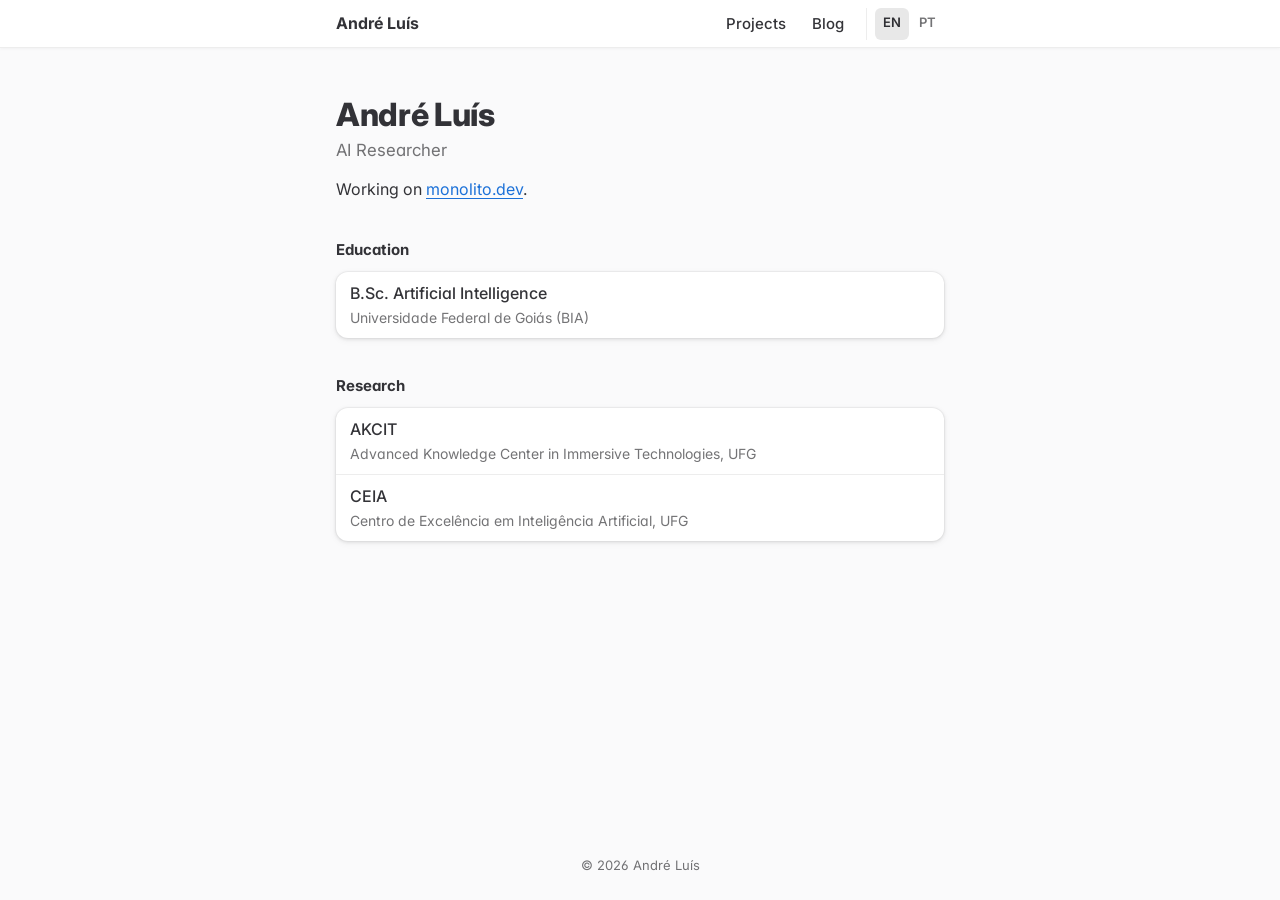
<file: index.html>
<!doctype html>
<html lang="en">
<head>
  <meta charset="utf-8">
  <meta name="viewport" content="width=device-width, initial-scale=1">
  <title>André Luís</title>
  <meta name="description" content="André Luís, AI researcher. Working on monolito.dev.">
  <meta name="author" content="André Luís">
  <meta name="generator" content="Bureau (Monolito)">
  <meta name="theme-color" content="#ffffff" media="(prefers-color-scheme: light)">
  <meta name="theme-color" content="#2e2e32" media="(prefers-color-scheme: dark)">
  <link rel="canonical" href="https://andreluis.link/">
  <link rel="preconnect" href="https://fonts.googleapis.com">
  <link rel="preconnect" href="https://fonts.gstatic.com" crossorigin>
  <link rel="stylesheet" href="https://fonts.googleapis.com/css2?family=Inter:wght@400..800&display=swap">
  <link rel="alternate" hreflang="en" href="https://andreluis.link/"><link rel="alternate" hreflang="pt-BR" href="https://andreluis.link/pt/">
  <link rel="stylesheet" href="./style.css">
</head>
<body class="pages">
  <header class="headerbar">
    <div class="clamp">
      <a class="title" href="./">André Luís</a>
      <nav><a href="projects/">Projects</a><a href="https://cachopa.blog">Blog</a><span class="languages"><a href="" hreflang="en" aria-current="true">EN</a><a href="pt/" hreflang="pt-BR">PT</a></span></nav>
    </div>
  </header>
  <main class="clamp">
    <h1>André Luís <small>AI Researcher</small></h1>
<p>Working on <a href="https://monolito.dev">monolito.dev</a>.</p>
<h2 id="education">Education</h2>
<ul class="boxed-list">
<li><span class="row-text"><span class="row-title">B.Sc. Artificial Intelligence</span><span class="row-subtitle">Universidade Federal de Goiás (BIA)</span></span></li>
</ul>
<h2 id="research">Research</h2>
<ul class="boxed-list">
<li><span class="row-text"><span class="row-title">AKCIT</span><span class="row-subtitle">Advanced Knowledge Center in Immersive Technologies, UFG</span></span></li>
<li><span class="row-text"><span class="row-title">CEIA</span><span class="row-subtitle">Centro de Excelência em Inteligência Artificial, UFG</span></span></li>
</ul>
  </main>
  <footer class="clamp foot">© 2026 André Luís</footer>
</body>
</html>
</file>
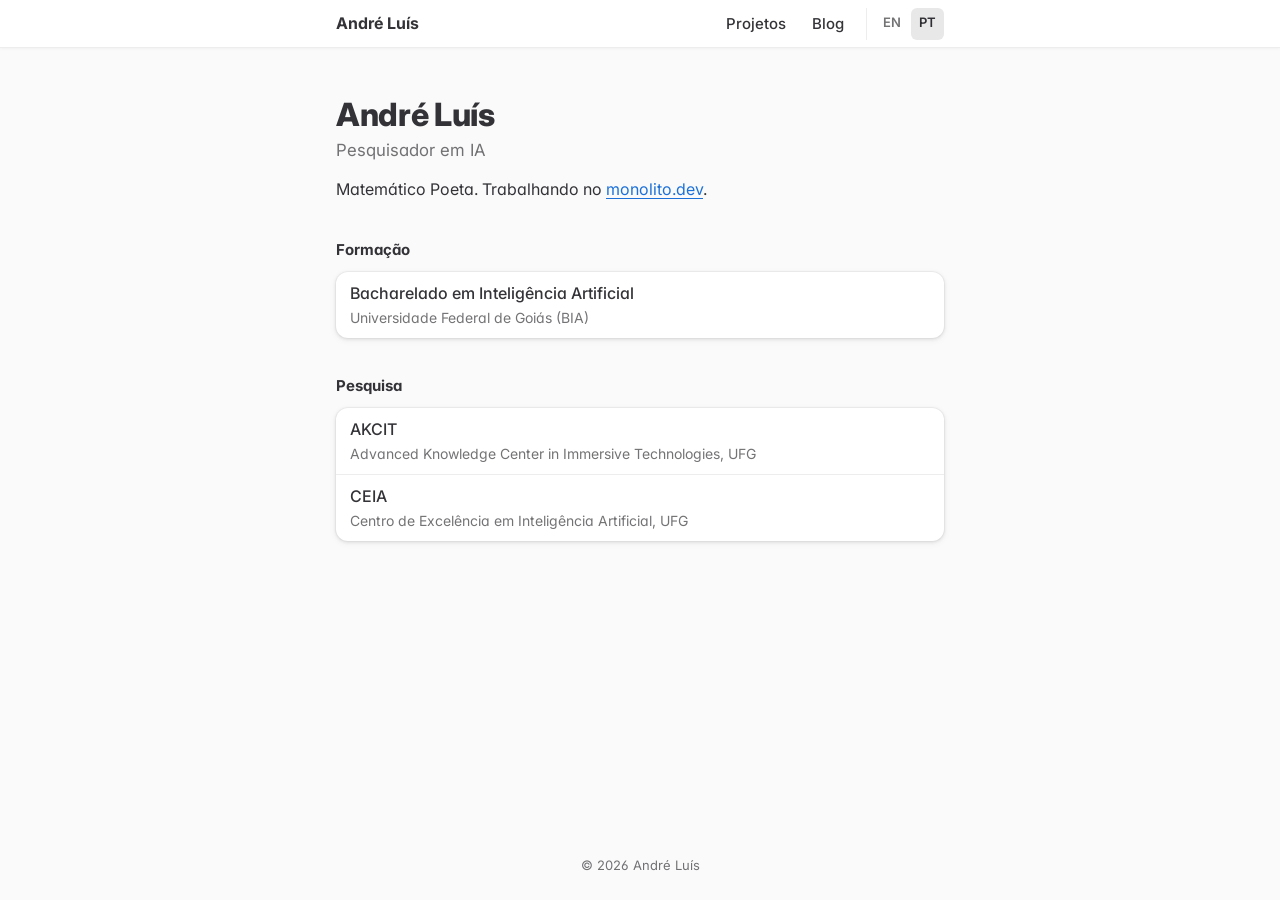
<file: pt/index.html>
<!doctype html>
<html lang="pt-BR">
<head>
  <meta charset="utf-8">
  <meta name="viewport" content="width=device-width, initial-scale=1">
  <title>André Luís</title>
  <meta name="description" content="André Luís, Matemático Poeta. Trabalhando no monolito.dev.">
  <meta name="author" content="André Luís">
  <meta name="generator" content="Bureau (Monolito)">
  <meta name="theme-color" content="#ffffff" media="(prefers-color-scheme: light)">
  <meta name="theme-color" content="#2e2e32" media="(prefers-color-scheme: dark)">
  <link rel="canonical" href="https://andreluis.link/pt/">
  <link rel="preconnect" href="https://fonts.googleapis.com">
  <link rel="preconnect" href="https://fonts.gstatic.com" crossorigin>
  <link rel="stylesheet" href="https://fonts.googleapis.com/css2?family=Inter:wght@400..800&display=swap">
  <link rel="alternate" hreflang="en" href="https://andreluis.link/"><link rel="alternate" hreflang="pt-BR" href="https://andreluis.link/pt/">
  <link rel="stylesheet" href="../style.css">
</head>
<body class="pages">
  <header class="headerbar">
    <div class="clamp">
      <a class="title" href="../pt/">André Luís</a>
      <nav><a href="../pt/projects/">Projetos</a><a href="https://cachopa.blog">Blog</a><span class="languages"><a href="../" hreflang="en">EN</a><a href="../pt/" hreflang="pt-BR" aria-current="true">PT</a></span></nav>
    </div>
  </header>
  <main class="clamp">
    <h1>André Luís <small>Pesquisador em IA</small></h1>
<p>Matemático Poeta. Trabalhando no <a href="https://monolito.dev">monolito.dev</a>.</p>
<h2 id="formação">Formação</h2>
<ul class="boxed-list">
<li><span class="row-text"><span class="row-title">Bacharelado em Inteligência Artificial</span><span class="row-subtitle">Universidade Federal de Goiás (BIA)</span></span></li>
</ul>
<h2 id="pesquisa">Pesquisa</h2>
<ul class="boxed-list">
<li><span class="row-text"><span class="row-title">AKCIT</span><span class="row-subtitle">Advanced Knowledge Center in Immersive Technologies, UFG</span></span></li>
<li><span class="row-text"><span class="row-title">CEIA</span><span class="row-subtitle">Centro de Excelência em Inteligência Artificial, UFG</span></span></li>
</ul>
  </main>
  <footer class="clamp foot">© 2026 André Luís</footer>
</body>
</html>
</file>
<file: style.css>
/* andreluis.link: GNOME (libadwaita) colors, a header bar and boxed lists. Follows light or dark. */
:root {
  --window: #fafafb; --headerbar: #ffffff; --card: #ffffff;
  --fg: rgb(0 0 6 / .8); --dim: rgb(0 0 6 / .55); --border: rgb(0 0 6 / .07);
  --accent: #1c71d8;
  --card-shadow: 0 0 0 1px rgb(0 0 6 / .03), 0 1px 3px 1px rgb(0 0 6 / .07), 0 2px 6px 2px rgb(0 0 6 / .03);
  color-scheme: light dark;
}
@media (prefers-color-scheme: dark) {
  :root {
    --window: #222226; --headerbar: #2e2e32; --card: rgb(255 255 255 / .08);
    --fg: #ffffff; --dim: rgb(255 255 255 / .55); --border: rgb(0 0 6 / .36);
    --accent: #78aeed;
    --card-shadow: 0 0 0 1px rgb(0 0 6 / .09), 0 1px 3px 1px rgb(0 0 6 / .1);
  }
}
* { box-sizing: border-box; }
html { -webkit-text-size-adjust: 100%; }
body {
  margin: 0; min-height: 100vh; display: flex; flex-direction: column;
  background: var(--window); color: var(--fg);
  font: 16px/1.6 "Adwaita Sans", Inter, Cantarell, system-ui, sans-serif;
  font-feature-settings: "cv11", "ss01";
}
.clamp { width: 100%; max-width: 40rem; margin: 0 auto; padding: 0 16px; }

.headerbar {
  background: var(--headerbar); border-bottom: 1px solid var(--border);
  box-shadow: 0 1px 3px rgb(0 0 6 / .04);
}
.headerbar .clamp { display: flex; align-items: center; justify-content: space-between; gap: 1rem; min-height: 47px; }
.headerbar .title { font-weight: 700; color: var(--fg); text-decoration: none; }
.headerbar nav { display: flex; gap: 6px; }
.headerbar nav a {
  color: var(--fg); text-decoration: none; font-size: 15px; font-weight: 500;
  padding: 4px 10px; border-radius: 6px;
}
.headerbar nav a:hover { background: rgb(127 127 127 / .12); }
.headerbar nav a[aria-current] { background: rgb(127 127 127 / .18); }
.headerbar .languages { display: flex; gap: 2px; margin-left: 6px; padding-left: 8px; border-left: 1px solid var(--border); }
.headerbar .languages a { font-size: 13px; font-weight: 600; padding: 4px 8px; color: var(--dim); }
.headerbar .languages a[aria-current] { color: var(--fg); }

main.clamp { flex: 1; padding-top: 48px; padding-bottom: 48px; }
.pages h1:only-of-type + .boxed-list { margin-top: 24px; }
h1 { font-size: 2rem; font-weight: 800; line-height: 1.2; margin: 0 0 4px; letter-spacing: -.01em; }
h1 small { display: block; font-size: 1.05rem; font-weight: 400; color: var(--dim); margin-top: 6px; letter-spacing: 0; }
h2 { font-size: 15px; font-weight: 700; margin: 36px 0 10px; }
p { margin: 1em 0; }
a { color: var(--accent); text-underline-offset: 3px; }

/* AdwPreferencesGroup + boxed list */
.boxed-list {
  list-style: none; margin: 0; padding: 0;
  background: var(--card); border-radius: 12px; box-shadow: var(--card-shadow); overflow: hidden;
}
.boxed-list li { display: flex; align-items: center; gap: 12px; min-height: 58px; padding: 9px 14px; }
.boxed-list li + li { border-top: 1px solid var(--border); }
.boxed-list .row-text { flex: 1; min-width: 0; }
.boxed-list .row-title { display: block; font-weight: 500; }
.boxed-list .row-subtitle { display: block; font-size: 14px; color: var(--dim); }
.boxed-list .suffix { color: var(--dim); font-size: 14px; flex: none; margin-left: auto; }
.boxed-list a.row { color: inherit; text-decoration: none; display: flex; align-items: center; gap: 12px;
  margin: -9px -14px; padding: 9px 14px; flex: 1; min-height: 52px; }
.boxed-list a.row:hover { background: rgb(127 127 127 / .07); }
.boxed-list a.row::after { content: "›"; color: var(--dim); font-size: 20px; }

.foot.clamp { padding-bottom: 24px; color: var(--dim); font-size: 13px; text-align: center; }
</file>
